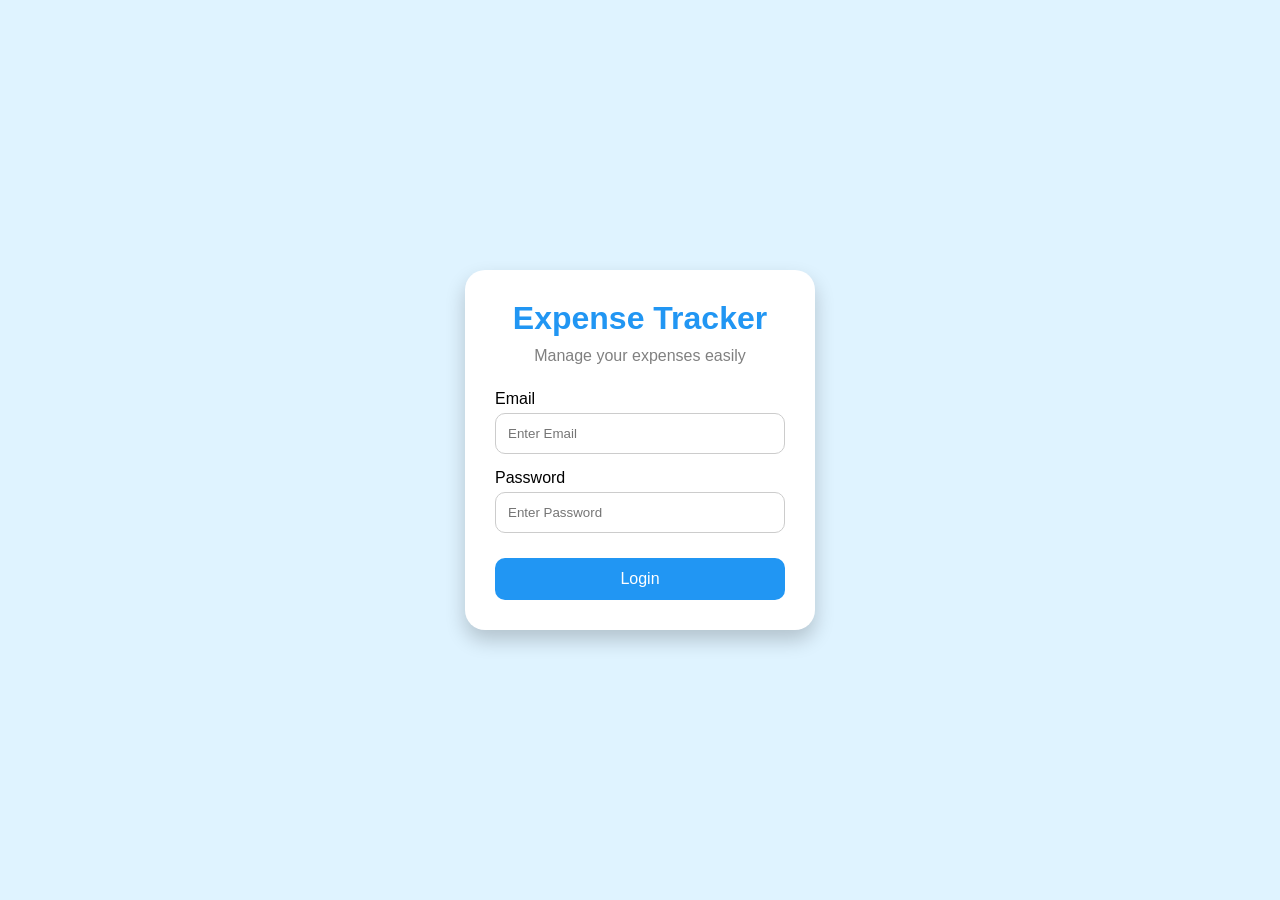
<file: expense tracker/index.html>
<!DOCTYPE html>
<html lang="en">
<head>
    <meta charset="UTF-8">
    <meta name="viewport" content="width=device-width, initial-scale=1.0">
    <title>Expense Tracker - Login</title>

    <link rel="stylesheet" href="css/login.css">
</head>
<body>

<div class="container">

    <div class="login-box">

        <h1> Expense Tracker</h1>

        <p>Manage your expenses easily</p>

        <form id="loginForm">

            <label>Email</label>

            <input
                type="email"
                id="email"
                placeholder="Enter Email"
                required
            >

            <label>Password</label>

            <input
                type="password"
                id="password"
                placeholder="Enter Password"
                required
            >

            <button type="submit">
                Login
            </button>

        </form>

    </div>

</div>

<script src="js/login.js"></script>

</body>
</html>
</file>
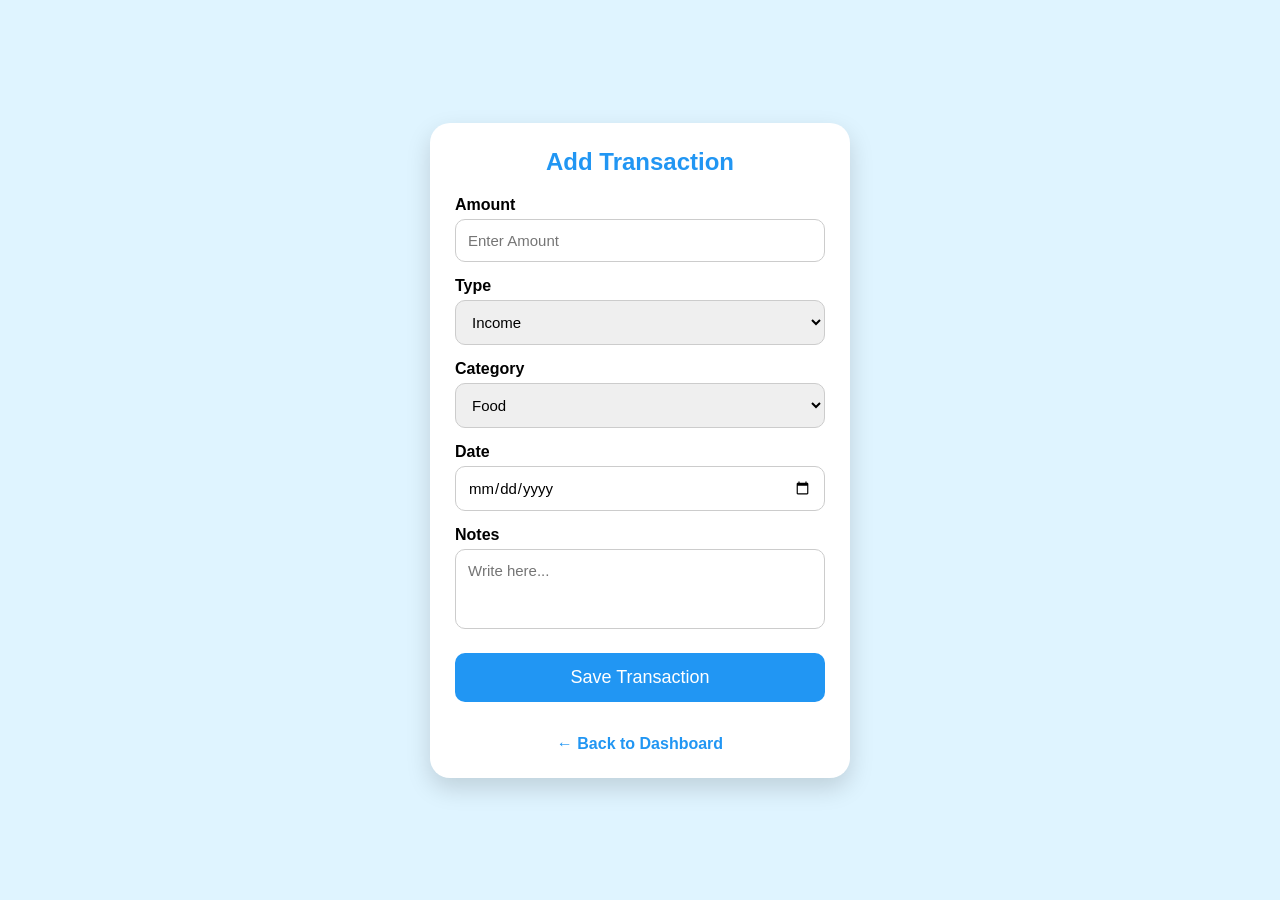
<file: expense tracker/add.html>
<!DOCTYPE html>
<html lang="en">
<head>
    <meta charset="UTF-8">
    <meta name="viewport" content="width=device-width, initial-scale=1.0">
    <title>Add Transaction</title>

    <link rel="stylesheet" href="css/add.css">
</head>

<body>

<div class="container">

    <h2>Add Transaction</h2>

    <form id="transactionForm">

        <label>Amount</label>
        <input type="number" id="amount" placeholder="Enter Amount" required>

        <label>Type</label>
        <select id="type">
            <option value="Income">Income</option>
            <option value="Expense">Expense</option>
        </select>

        <label>Category</label>
        <select id="category">
            <option>Food</option>
            <option>Shopping</option>
            <option>Salary</option>
            <option>Travel</option>
            <option>Bills</option>
            <option>Others</option>
        </select>

        <label>Date</label>
        <input type="date" id="date" required>

        <label>Notes</label>
        <textarea id="notes" placeholder="Write here..."></textarea>

        <button type="submit">Save Transaction</button>

    </form>

    <br>

    <a href="dashboard.html">← Back to Dashboard</a>

</div>

<script src="js/transaction.js"></script>

</body>
</html>
</file>
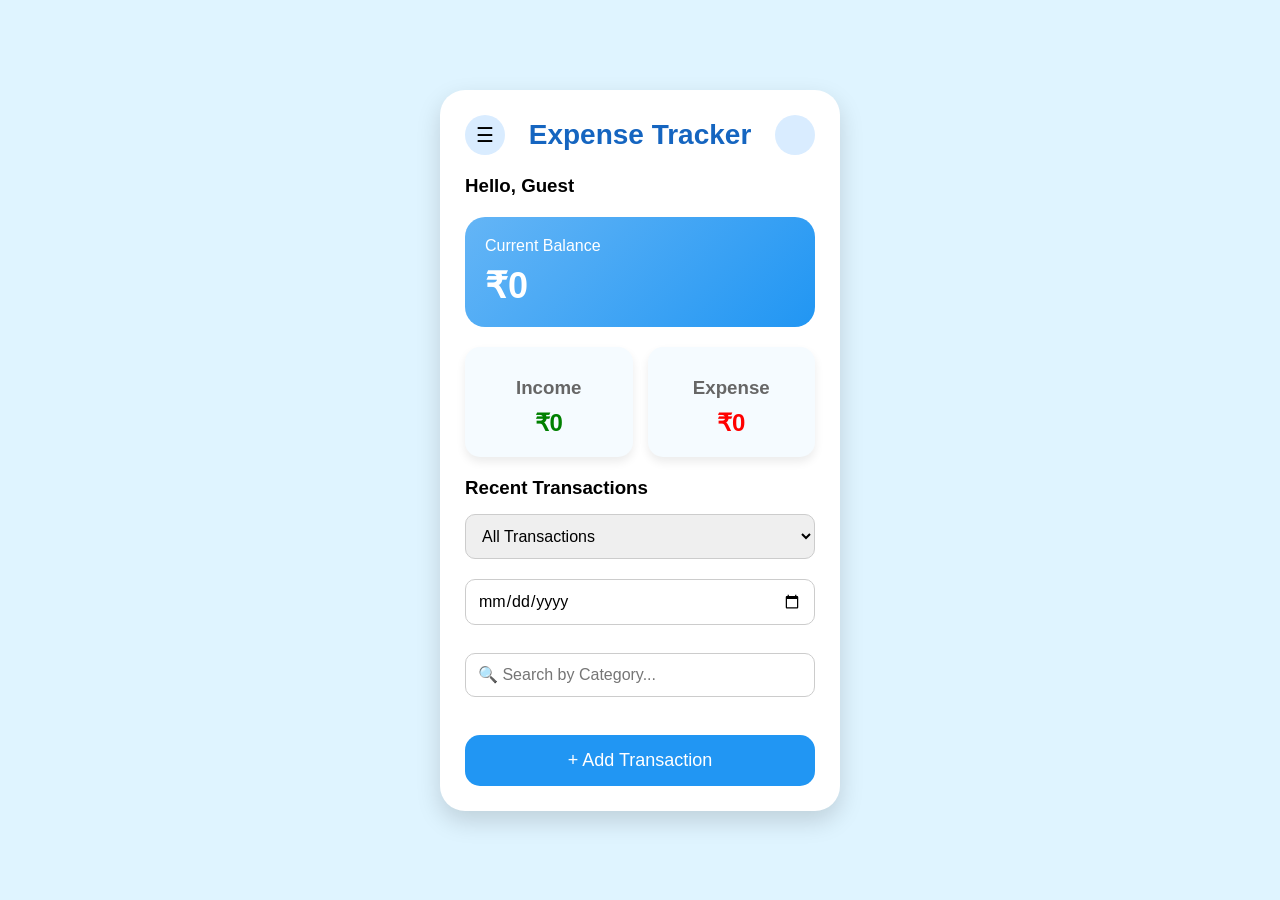
<file: expense tracker/dashboard.html>
<!DOCTYPE html>
<html lang="en">
<head>
    <meta charset="UTF-8">
    <meta name="viewport" content="width=device-width, initial-scale=1.0">
    <title>Expense Tracker Dashboard</title>

    <link rel="stylesheet" href="css/dashboard.css">
</head>

<body>

<div class="container">

    <header>
        <div class="icon">☰</div>

        <h2>Expense Tracker</h2>

        <div class="icon"></div>
    </header>

    <h3>Hello, <span id="username"></span></h3>

    <!-- Balance -->
    <div class="balance">
        <p>Current Balance</p>
        <h1 id="balance">₹0</h1>
    </div>

    <!-- Income & Expense -->
    <div class="cards">

        <div class="card">
            <h3>Income</h3>
            <h2 id="income" class="income">₹0</h2>
        </div>

        <div class="card">
            <h3>Expense</h3>
            <h2 id="expense" class="expense">₹0</h2>
        </div>

    </div>

    <!-- Transactions -->
    <div class="transactions">

        <h3>Recent Transactions</h3>

        <select id="filter">
    <option value="All">All Transactions</option>
    <option value="Income">Income</option>
    <option value="Expense">Expense</option>
    </select>
    <input type="date" id="dateFilter">

    <br><br>
        <input
            type="text"
            id="search"
            placeholder="🔍 Search by Category..."
    >

    <br><br>
        <div id="transactionList"></div>

    </div>

    <!-- Add Button -->
    <button onclick="location.href='add.html'">
        + Add Transaction
    </button>

</div>
<script src="js/script.js"></script>

</body>
</html>
</file>
<file: expense tracker/css/login.css>
*{
    margin:0;
    padding:0;
    box-sizing:border-box;
    font-family:Arial,sans-serif;
}

body{
    background:#dff3ff;
    display:flex;
    justify-content:center;
    align-items:center;
    height:100vh;
}

.container{
    width:100%;
    display:flex;
    justify-content:center;
}

.login-box{
    background:white;
    width:350px;
    padding:30px;
    border-radius:20px;
    box-shadow:0 10px 20px rgba(0,0,0,.2);
}

.login-box h1{
    text-align:center;
    color:#2196F3;
    margin-bottom:10px;
}

.login-box p{
    text-align:center;
    color:gray;
    margin-bottom:25px;
}

label{
    display:block;
    margin-top:15px;
    margin-bottom:5px;
}

input{
    width:100%;
    padding:12px;
    border:1px solid #ccc;
    border-radius:10px;
}

button{
    width:100%;
    padding:12px;
    margin-top:25px;
    background:#2196F3;
    color:white;
    border:none;
    border-radius:10px;
    cursor:pointer;
    font-size:16px;
}

button:hover{
    background:#1976D2;
}
</file>
<file: expense tracker/css/add.css>
*{
margin:0;
padding:0;
box-sizing:border-box;
font-family:Arial,sans-serif;
}

body{

background:#dff4ff;

display:flex;

justify-content:center;

align-items:center;

height:100vh;

}

.container{

width:420px;

background:white;

padding:25px;

border-radius:20px;

box-shadow:0 10px 25px rgba(0,0,0,.15);

}

h2{

text-align:center;

color:#2196F3;

margin-bottom:20px;

}

label{

display:block;

margin-top:15px;

font-weight:bold;

}

input,
select,
textarea{

width:100%;

padding:12px;

margin-top:5px;

border:1px solid #ccc;

border-radius:10px;

font-size:15px;

}

textarea{

height:80px;

resize:none;

}

button{

width:100%;

margin-top:20px;

padding:14px;

border:none;

background:#2196F3;

color:white;

font-size:18px;

border-radius:10px;

cursor:pointer;

}

button:hover{

background:#1976D2;

}

a{

display:block;

text-align:center;

text-decoration:none;

margin-top:15px;

color:#2196F3;

font-weight:bold;

}
</file>
<file: expense tracker/css/dashboard.css>
*{
    margin:0;
    padding:0;
    box-sizing:border-box;
    font-family:Arial, sans-serif;
}

body{
    background:#dff4ff;
    display:flex;
    justify-content:center;
    align-items:center;
    min-height:100vh;
}

.container{
    width:400px;
    background:#ffffff;
    border-radius:25px;
    padding:25px;
    box-shadow:0 10px 25px rgba(0,0,0,0.15);
}

header{
    display:flex;
    justify-content:space-between;
    align-items:center;
    margin-bottom:20px;
}

.icon{
    width:40px;
    height:40px;
    border-radius:50%;
    background:#d9ecff;
    display:flex;
    justify-content:center;
    align-items:center;
    font-size:20px;
    cursor:pointer;
}

header h2{
    font-size:28px;
    color:#1565c0;
}

h3{
    margin-top:10px;
    margin-bottom:10px;
}

.balance{
    background:linear-gradient(135deg,#64b5f6,#2196F3);
    color:white;
    padding:20px;
    border-radius:20px;
    margin:20px 0;
}

.balance p{
    font-size:16px;
}

.balance h1{
    margin-top:10px;
    font-size:36px;
}

.cards{
    display:flex;
    gap:15px;
    margin-bottom:20px;
}

.card{
    flex:1;
    background:#f5fbff;
    border-radius:15px;
    padding:20px;
    text-align:center;
    box-shadow:0 5px 10px rgba(0,0,0,0.08);
}

.card h3{
    color:#666;
    margin-bottom:10px;
}

.income{
    color:green;
    font-weight:bold;
}

.expense{
    color:red;
    font-weight:bold;
}

.transactions{
    margin-top:20px;
}

.transactions h3{
    margin-bottom:15px;
}

.item{
    display:flex;
    justify-content:space-between;
    align-items:center;
    gap:15px;
    background:#f7fbff;
    padding:15px;
    border-radius:12px;
    margin-bottom:10px;
    box-shadow:0 3px 8px rgba(0,0,0,0.05);
}

.item span{
    flex:1;
}

/* Main Add Transaction Button */

.container > button{
    width:100%;
    margin-top:20px;
    padding:15px;
    border:none;
    border-radius:15px;
    background:#2196F3;
    color:white;
    font-size:18px;
    cursor:pointer;
}

.container > button:hover{
    background:#1976D2;
}

/* Edit & Delete Button Container */

.action-buttons{
    display:flex;
    gap:12px;
    align-items:center;
}

/* Edit Button */

.edit-btn{
    width:42px;
    height:42px;
    border:none;
    border-radius:10px;
    background:#FF9800;
    color:white;
    font-size:18px;
    cursor:pointer;
}

.edit-btn:hover{
    background:#EF6C00;
}

/* Delete Button */

.delete-btn{
    width:42px;
    height:42px;
    border:none;
    border-radius:10px;
    background:#F44336;
    color:white;
    font-size:18px;
    cursor:pointer;
}

.delete-btn:hover{
    background:#C62828;
}
#search{
    width:100%;
    padding:12px;
    border:1px solid #ccc;
    border-radius:10px;
    font-size:16px;
    outline:none;
}

#search:focus{
    border-color:#2196F3;
}
#filter{
    width:100%;
    padding:12px;
    border:1px solid #ccc;
    border-radius:10px;
    font-size:16px;
    margin-bottom:10px;
    cursor:pointer;
}
#dateFilter{
    width:100%;
    padding:12px;
    margin-top:10px;
    margin-bottom:10px;
    border:1px solid #ccc;
    border-radius:10px;
    font-size:16px;
}
</file>
